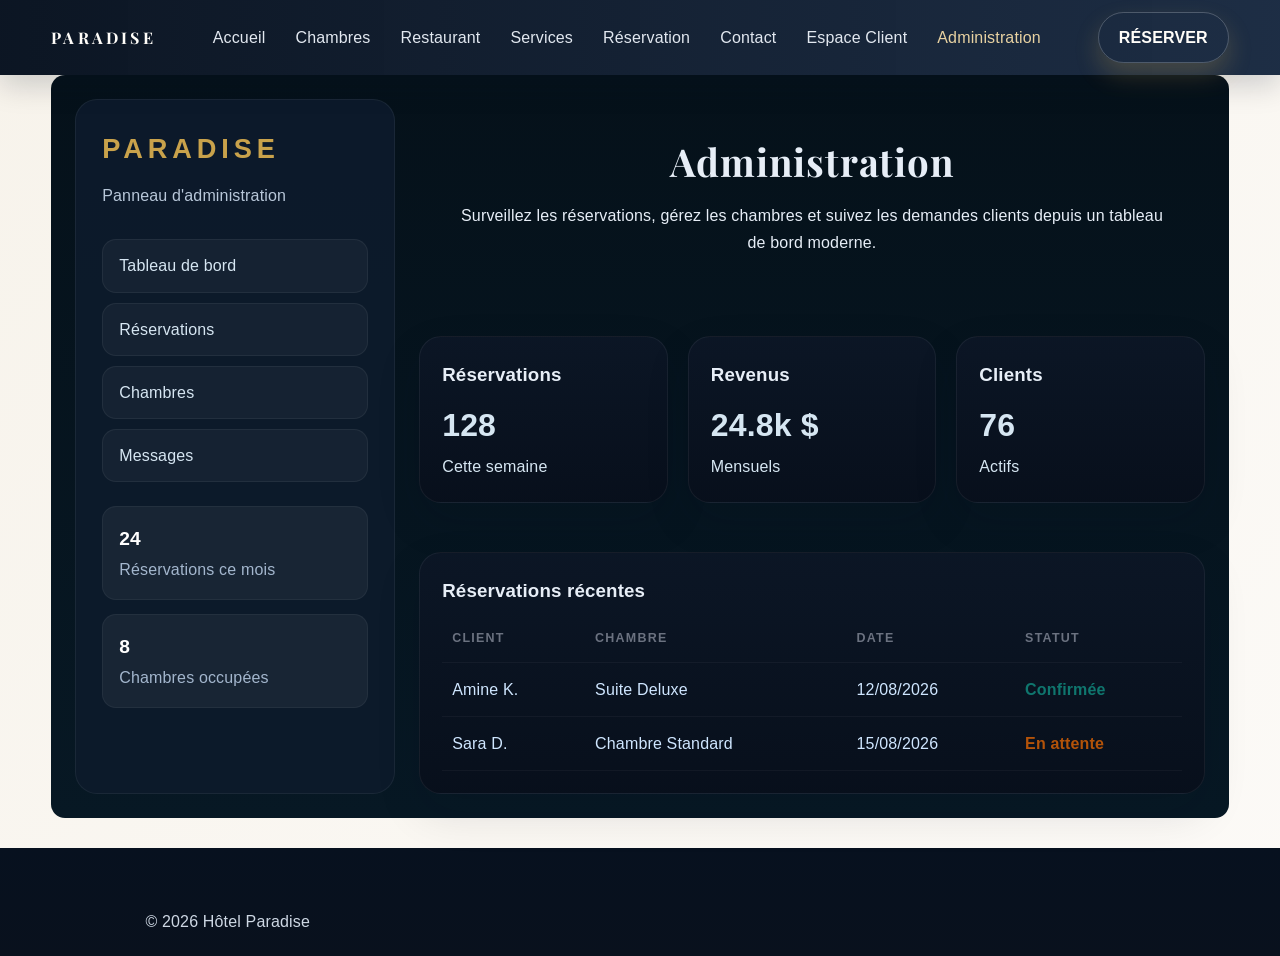
<file: admin.html>
<!doctype html>
<html lang="fr">
<head>
    <meta charset="utf-8">
    <meta name="viewport" content="width=device-width,initial-scale=1">
    <title>Hôtel Paradise – Administration</title>
    <link href="https://fonts.googleapis.com/css2?family=Playfair+Display:wght@600;700&family=Inter:wght@300;400;600&display=swap" rel="stylesheet">
    <link rel="stylesheet" href="styles.css">
    <link rel="stylesheet" href="admin.css">
  </head>
  <body class="admin-mockup">
    <header class="site-header">
      <div class="container header-inner">
        <div class="logo">PARADISE</div>
        <nav class="main-nav">
          <a href="index.html">Accueil</a>
          <a href="chambres.html">Chambres</a>
          <a href="restaurant.html">Restaurant</a>
          <a href="services.html">Services</a>
          <a href="reservation.html">Réservation</a>
          <a href="contact.html">Contact</a>
          <a href="client.html">Espace Client</a>
          <a class="active" href="admin.html">Administration</a>
        </nav>
        <a class="btn reserv" href="reservation.html">RÉSERVER</a>
      </div>
    </header>

    <main class="container">
      <section class="admin-dashboard">
        <div class="dashboard-layout">
          <aside class="admin-sidebar">
            <div class="sidebar-brand">
              <h2>PARADISE</h2>
              <p>Panneau d'administration</p>
            </div>

            <nav class="sidebar-nav">
              <a class="active" href="#">Tableau de bord</a>
              <a href="reservation.html">Réservations</a>
              <a href="rooms.html">Chambres</a>
              <a href="contact.html">Messages</a>
            </nav>

            <div class="sidebar-stats">
              <div class="stat">
                <strong>24</strong>
                <span>Réservations ce mois</span>
              </div>
              <div class="stat">
                <strong>8</strong>
                <span>Chambres occupées</span>
              </div>
            </div>
          </aside>

          <div class="admin-content">
            <div class="page-intro">
              <h1>Administration</h1>
              <p>Surveillez les réservations, gérez les chambres et suivez les demandes clients depuis un tableau de bord moderne.</p>
            </div>

            <div class="stats-grid">
              <article class="panel">
                <h3>Réservations</h3>
                <div class="large">128</div>
                <p>Cette semaine</p>
              </article>
              <article class="panel">
                <h3>Revenus</h3>
                <div class="large">24.8k $</div>
                <p>Mensuels</p>
              </article>
              <article class="panel">
                <h3>Clients</h3>
                <div class="large">76</div>
                <p>Actifs</p>
              </article>
            </div>

            <section class="panel">
              <h3>Réservations récentes</h3>
              <div class="table-responsive">
                <table>
                  <thead>
                    <tr>
                      <th>Client</th>
                      <th>Chambre</th>
                      <th>Date</th>
                      <th>Statut</th>
                    </tr>
                  </thead>
                  <tbody>
                    <tr>
                      <td>Amine K.</td>
                      <td>Suite Deluxe</td>
                      <td>12/08/2026</td>
                      <td><span class="status confirmed">Confirmée</span></td>
                    </tr>
                    <tr>
                      <td>Sara D.</td>
                      <td>Chambre Standard</td>
                      <td>15/08/2026</td>
                      <td><span class="status pending">En attente</span></td>
                    </tr>
                  </tbody>
                </table>
              </div>
            </section>
          </div>
        </div>
      </section>
    </main>

    <footer class="site-footer">
      <div class="container footer-inner">
        <div>© 2026 Hôtel Paradise</div>
      </div>
    </footer>
  </body>
</html>
</file>
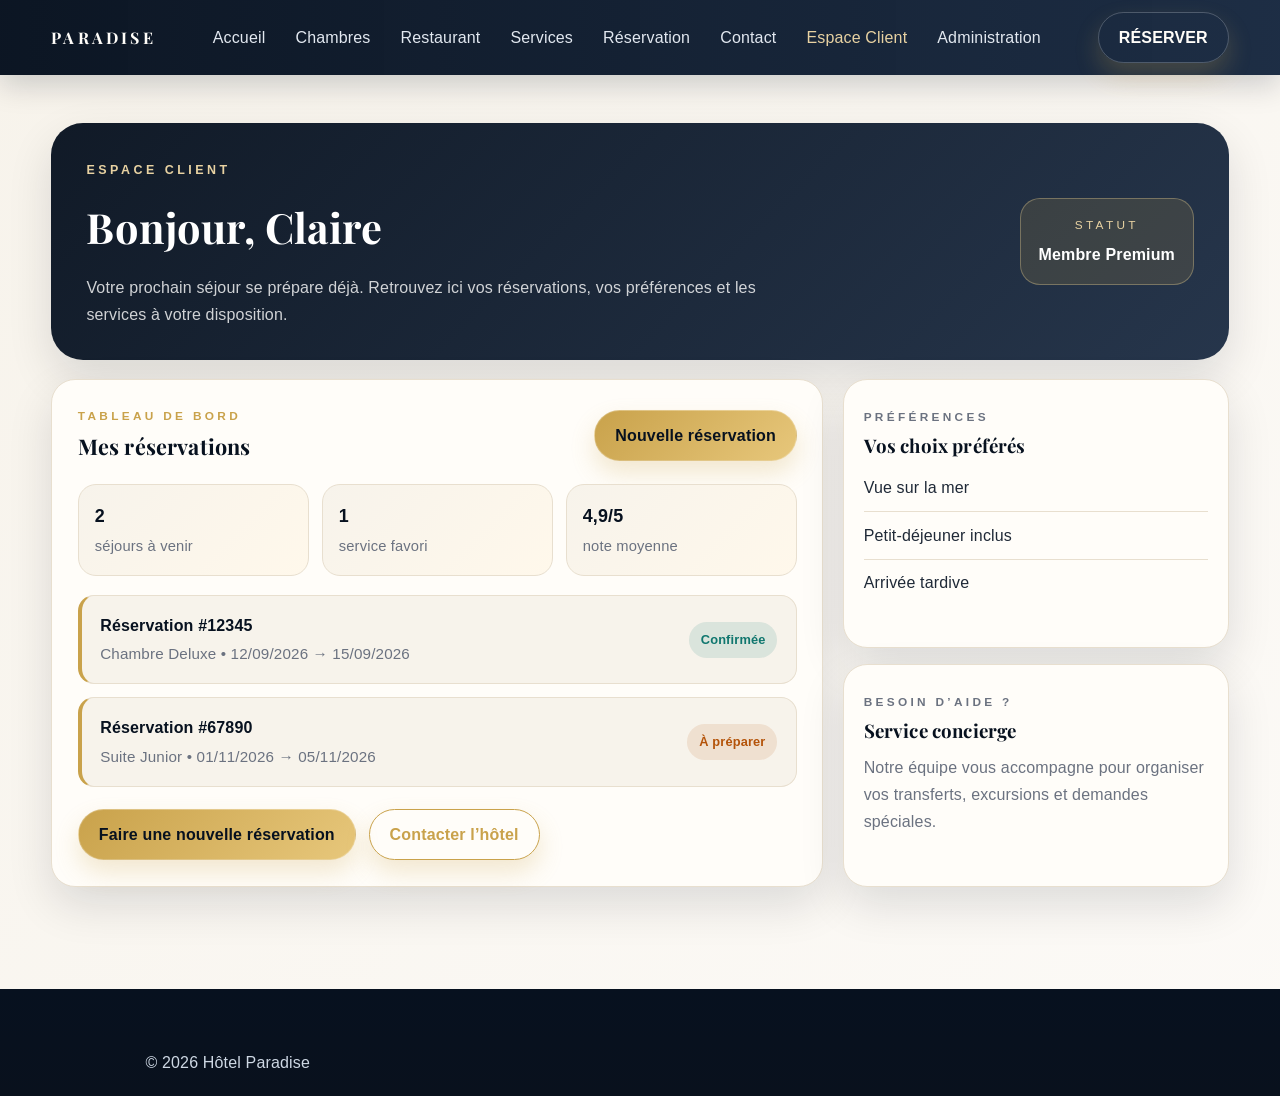
<file: client.html>
<!doctype html>
<html lang="fr">
  <head>
    <meta charset="utf-8">
    <meta name="viewport" content="width=device-width,initial-scale=1">
    <title>Hôtel Paradise – Espace Client</title>
    <link href="https://fonts.googleapis.com/css2?family=Playfair+Display:wght@600;700&family=Inter:wght@300;400;600&display=swap" rel="stylesheet">
    <link rel="stylesheet" href="styles.css">
    <link rel="stylesheet" href="client.css">
  </head>
  <body>
    <header class="site-header">
      <div class="container header-inner">
        <div class="logo">PARADISE</div>
        <nav class="main-nav">
          <a href="index.html">Accueil</a>
          <a href="chambres.html">Chambres</a>
          <a href="restaurant.html">Restaurant</a>
          <a href="services.html">Services</a>
          <a href="reservation.html">Réservation</a>
          <a href="contact.html">Contact</a>
          <a href="client.html" class="active">Espace Client</a>
          <a href="admin.html">Administration</a>
        </nav>
        <a class="btn reserv" href="reservation.html">RÉSERVER</a>
      </div>
    </header>

    <main class="container">
      <section class="client-area">
        <div class="client-shell">
          <div class="client-hero">
            <div class="client-hero__content">
              <span class="eyebrow">Espace client</span>
              <h1>Bonjour, Claire</h1>
              <p>Votre prochain séjour se prépare déjà. Retrouvez ici vos réservations, vos préférences et les services à votre disposition.</p>
            </div>
            <div class="client-badge">
              <span>Statut</span>
              <strong>Membre Premium</strong>
            </div>
          </div>

          <div class="client-grid">
            <article class="client-panel">
              <div class="panel-header">
                <div>
                  <p class="panel-kicker">Tableau de bord</p>
                  <h2>Mes réservations</h2>
                </div>
                <a class="btn" href="reservation.html">Nouvelle réservation</a>
              </div>

              <div class="client-summary">
                <div class="summary-card">
                  <strong>2</strong>
                  <span>séjours à venir</span>
                </div>
                <div class="summary-card">
                  <strong>1</strong>
                  <span>service favori</span>
                </div>
                <div class="summary-card">
                  <strong>4,9/5</strong>
                  <span>note moyenne</span>
                </div>
              </div>

              <ul class="client-list">
                <li>
                  <div>
                    <h3>Réservation #12345</h3>
                    <p>Chambre Deluxe • 12/09/2026 → 15/09/2026</p>
                  </div>
                  <span class="status-pill confirmed">Confirmée</span>
                </li>
                <li>
                  <div>
                    <h3>Réservation #67890</h3>
                    <p>Suite Junior • 01/11/2026 → 05/11/2026</p>
                  </div>
                  <span class="status-pill pending">À préparer</span>
                </li>
              </ul>

              <div class="client-actions">
                <a class="btn" href="reservation.html">Faire une nouvelle réservation</a>
                <a class="btn btn--outline" href="contact.html">Contacter l’hôtel</a>
              </div>
            </article>

            <aside class="client-sidebar">
              <div class="info-card">
                <p class="panel-kicker">Préférences</p>
                <h3>Vos choix préférés</h3>
                <ul>
                  <li>Vue sur la mer</li>
                  <li>Petit-déjeuner inclus</li>
                  <li>Arrivée tardive</li>
                </ul>
              </div>

              <div class="info-card">
                <p class="panel-kicker">Besoin d’aide ?</p>
                <h3>Service concierge</h3>
                <p>Notre équipe vous accompagne pour organiser vos transferts, excursions et demandes spéciales.</p>
              </div>
            </aside>
          </div>
        </div>
      </section>
    </main>

    <footer class="site-footer">
      <div class="container footer-inner">
        <div>© 2026 Hôtel Paradise</div>
      </div>
    </footer>
  </body>
</html>
</file>
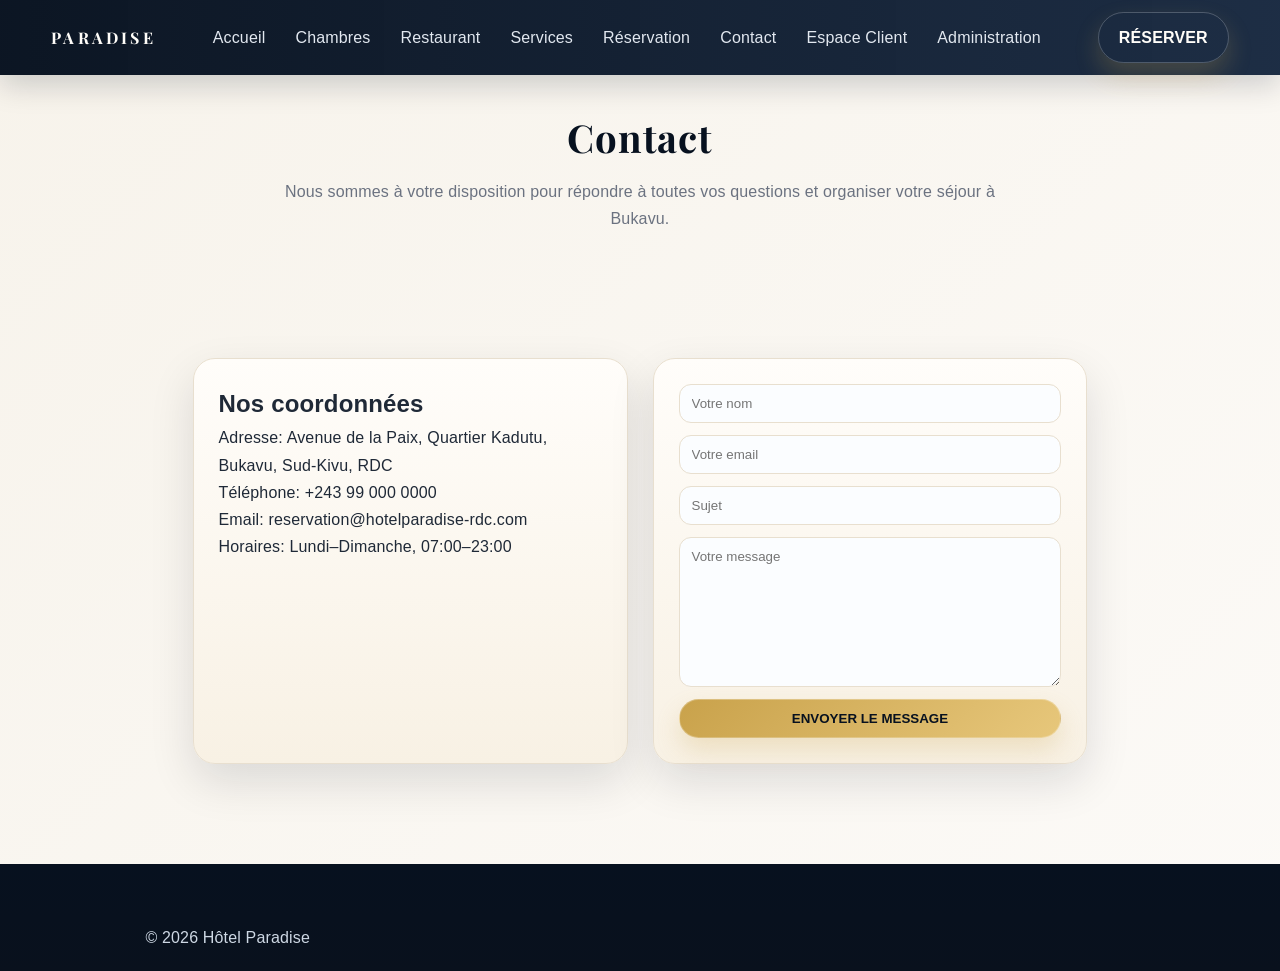
<file: contact.html>
<!doctype html>
<html lang="fr">
  <head>
    <meta charset="utf-8">
    <meta name="viewport" content="width=device-width,initial-scale=1">
    <title>Hôtel Paradise — Contact</title>
    <link href="https://fonts.googleapis.com/css2?family=Playfair+Display:wght@600;700&family=Inter:wght@300;400;600&display=swap" rel="stylesheet">
    <link rel="stylesheet" href="styles.css">
  </head>
  <body>
    <header class="site-header">
      <div class="container header-inner">
        <div class="logo">PARADISE</div>
        <nav class="main-nav">
          <a href="index.html">Accueil</a>
          <a href="chambres.html">Chambres</a>
          <a href="restaurant.html">Restaurant</a>
          <a href="services.html">Services</a>
          <a href="reservation.html">Réservation</a>
          <a href="contact.html">Contact</a>
          <a href="client.html">Espace Client</a>
          <a href="admin.html">Administration</a>
        </nav>
        <a class="btn reserv" href="reservation.html">RÉSERVER</a>
      </div>
    </header>

    <main class="container">
      <section class="page-intro">
        <h1>Contact</h1>
        <p>Nous sommes à votre disposition pour répondre à toutes vos questions et organiser votre séjour à Bukavu.</p>
      </section>

      <section class="contact container">
        <div class="contact-grid">
          <div>
            <h2>Nos coordonnées</h2>
            <p>Adresse: Avenue de la Paix, Quartier Kadutu, Bukavu, Sud-Kivu, RDC</p>
            <p>Téléphone: +243 99 000 0000</p>
            <p>Email: reservation@hotelparadise-rdc.com</p>
            <p>Horaires: Lundi–Dimanche, 07:00–23:00</p>
          </div>
          <form class="contact-form">
            <input placeholder="Votre nom">
            <input type="email" placeholder="Votre email">
            <input placeholder="Sujet">
            <textarea rows="6" placeholder="Votre message"></textarea>
            <button class="btn primary">ENVOYER LE MESSAGE</button>
          </form>
        </div>
      </section>
    </main>

    <footer class="site-footer">
      <div class="container footer-inner">
        <div>© 2026 Hôtel Paradise</div>
      </div>
    </footer>
  </body>
</html>
</file>
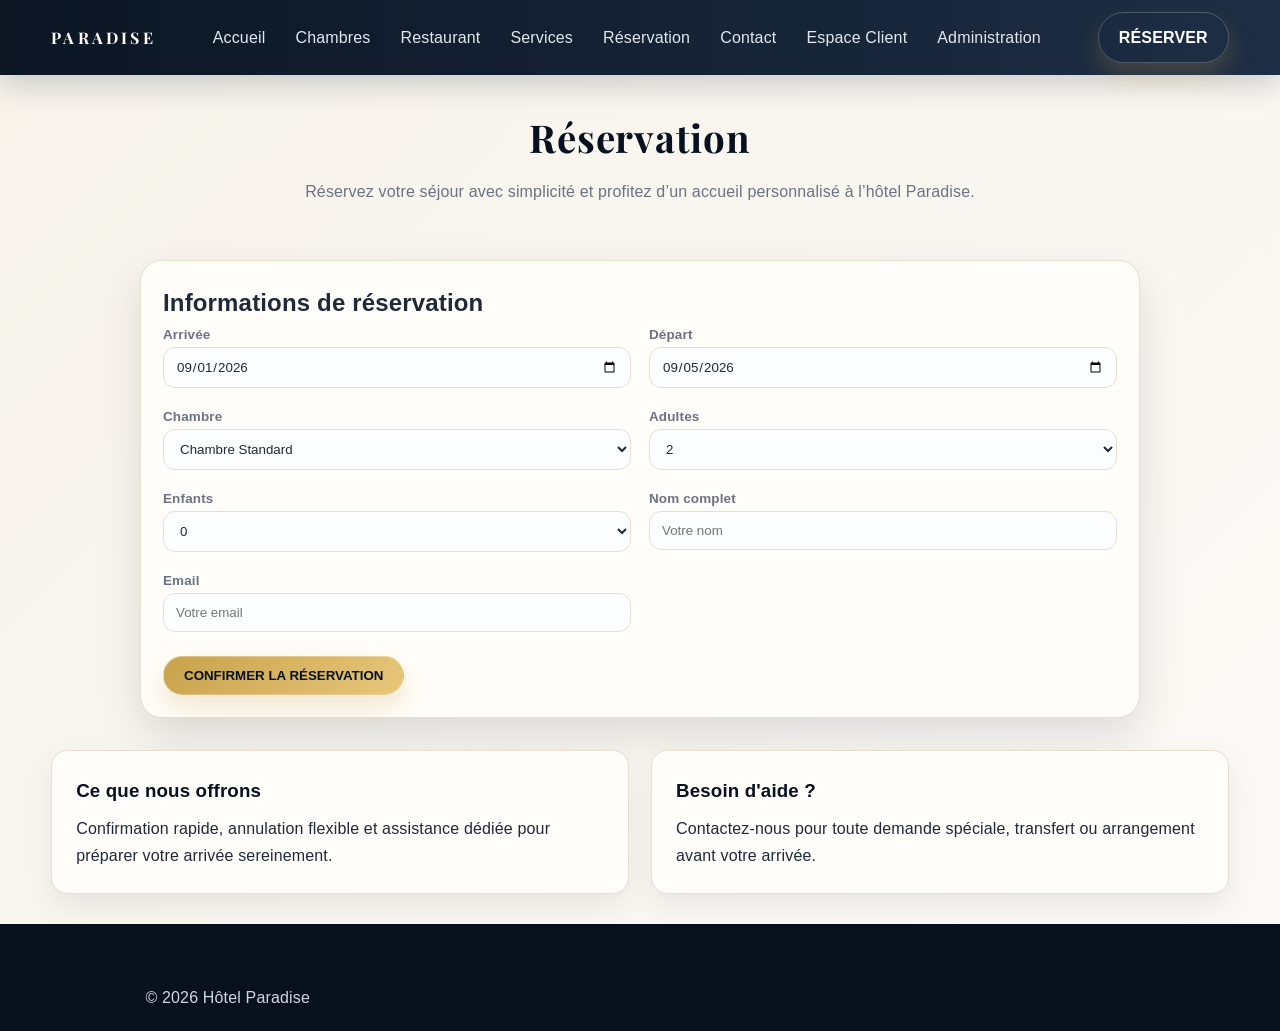
<file: reservation.html>
<!doctype html>
<html lang="fr">
  <head>
    <meta charset="utf-8">
    <meta name="viewport" content="width=device-width,initial-scale=1">
    <title>Hôtel Paradise — Réservation</title>
    <link href="https://fonts.googleapis.com/css2?family=Playfair+Display:wght@600;700&family=Inter:wght@300;400;600&display=swap" rel="stylesheet">
    <link rel="stylesheet" href="styles.css">
  </head>
  <body>
    <header class="site-header">
      <div class="container header-inner">
        <div class="logo">PARADISE</div>
        <nav class="main-nav">
          <a href="index.html">Accueil</a>
          <a href="chambres.html">Chambres</a>
          <a href="restaurant.html">Restaurant</a>
          <a href="services.html">Services</a>
          <a href="reservation.html">Réservation</a>
          <a href="contact.html">Contact</a>
          <a href="client.html">Espace Client</a>
          <a href="admin.html">Administration</a>
        </nav>
        <a class="btn reserv" href="reservation.html">RÉSERVER</a>
      </div>
    </header>

    <main class="container">
      <section class="page-intro">
        <h1>Réservation</h1>
        <p>Réservez votre séjour avec simplicité et profitez d’un accueil personnalisé à l’hôtel Paradise.</p>
      </section>

      <section class="reservation-form container">
        <h2>Informations de réservation</h2>
        <div class="form-grid">
          <label>Arrivée<input type="date" value="2026-09-01"></label>
          <label>Départ<input type="date" value="2026-09-05"></label>
          <label>Chambre<select>
            <option>Chambre Standard</option>
            <option>Chambre Deluxe</option>
            <option>Suite Junior</option>
            <option>Suite Royale</option>
          </select></label>
          <label>Adultes<select>
            <option>2</option>
            <option>1</option>
            <option>3</option>
          </select></label>
          <label>Enfants<select>
            <option>0</option>
            <option>1</option>
            <option>2</option>
          </select></label>
          <label>Nom complet<input type="text" placeholder="Votre nom"></label>
          <label>Email<input type="email" placeholder="Votre email"></label>
        </div>
        <button class="btn primary">CONFIRMER LA RÉSERVATION</button>
      </section>

      <section class="summary-grid">
        <article class="card">
          <h3>Ce que nous offrons</h3>
          <p>Confirmation rapide, annulation flexible et assistance dédiée pour préparer votre arrivée sereinement.</p>
        </article>
        <article class="card">
          <h3>Besoin d'aide ?</h3>
          <p>Contactez-nous pour toute demande spéciale, transfert ou arrangement avant votre arrivée.</p>
        </article>
      </section>
    </main>

    <footer class="site-footer">
      <div class="container footer-inner">
        <div>© 2026 Hôtel Paradise</div>
      </div>
    </footer>
  </body>
</html>
</file>
<file: styles.css>
/* =========================================================
   HOTEL PARADISE
   STYLE.CSS
   ========================================================= */

/* =========================================================
   1. VARIABLES
   ========================================================= */

:root {
    --primary: #07111f;
    --primary-soft: #14253d;

    --accent: #c9a24b;
    --accent-soft: #e8d2a2;

    --text: #1f2937;
    --muted: #6b7280;

    --surface: #f7f3eb;
    --surface-2: #fffdf9;

    --border: #e8dfcf;

    --success: #0f766e;
    --warning: #b45309;
    --danger: #b91c1c;

    --shadow: 0 18px 45px rgba(7, 17, 31, 0.12);

    --radius: 22px;
}


/* =========================================================
   2. RESET
   ========================================================= */

* {
    margin: 0;
    padding: 0;
    box-sizing: border-box;

    font-family: "Poppins", sans-serif;

    text-decoration: none;
    list-style: none;
}

html {
    scroll-behavior: smooth;
}

body {
    background: linear-gradient(135deg, #f7f3eb 0%, #fcfaf7 100%);
    color: var(--text);
    overflow-x: hidden;
    line-height: 1.7;
    letter-spacing: 0.01em;
}

img {
    display: block;
    max-width: 500%;
}

button,
input,
select,
textarea {
    font-family: inherit;
}

button {
    cursor: pointer;
}


/* =========================================================
   3. CONTAINER
   ========================================================= */

.container {
    width: min(1200px, 92%);
    margin: auto;
}


/* =========================================================
   4. HEADER
   ========================================================= */

.site-header,
header {
    position: sticky;
    top: 0;
    z-index: 1000;
    background: linear-gradient(90deg, rgba(7, 17, 31, 0.98), rgba(20, 37, 61, 0.96));
    backdrop-filter: blur(12px);
    box-shadow: 0 10px 30px rgba(7, 17, 31, 0.18);
}


/* Navigation */

.header-inner,
.navbar {
    width: min(1200px, 92%);
    margin: auto;
    min-height: 75px;
    display: flex;
    align-items: center;
    justify-content: space-between;
    gap: 25px;
}


/* Logo */

.logo {
    display: flex;
    align-items: center;
    gap: 10px;
    color: var(--surface-2);
    font-family: "Playfair Display", Georgia, serif;
    font-weight: 700;
    letter-spacing: 0.2em;
    text-transform: uppercase;
}

.logo i {
    color: var(--accent);
    font-size: 24px;
}

.logo h2 {
    font-family: "Playfair Display", Georgia, serif;
    font-size: 1.15rem;
    letter-spacing: 0.2em;
}


/* Menu */

.main-nav,
.menu {
    display: flex;
    align-items: center;
    justify-content: center;
    flex-wrap: wrap;
    gap: 10px;
}

.main-nav a,
.menu a {
    color: #e2e8f0;
    font-weight: 500;
    padding: 7px 10px;
    border-radius: 999px;
    transition: 0.3s ease;
}

.main-nav a:hover,
.main-nav a:focus-visible,
.menu a:hover,
.menu a:focus-visible {
    background: rgba(199, 154, 69, 0.16);
    color: var(--accent-soft);
}

.main-nav a.active,
.menu a.active,
.main-nav .active,
.menu .active {
    color: var(--accent-soft);
}
/* =========================================================
   5. BUTTONS
   ========================================================= */
.btn,
.hero-btn {
    display: inline-flex;
    align-items: center;
    justify-content: center;
    gap: 8px;
    border: none;
    border-radius: 999px;
    padding: 11px 20px;
    font-weight: 700;
    cursor: pointer;
    transition: 0.3s ease;
}

.btn:hover,
.hero-btn:hover {
    transform: translateY(-2px);
}

/* Bouton doré */

.btn.primary,
.btn,
.hero-btn {
    background: linear-gradient(135deg, var(--accent), #e7c77b);
    color: var(--primary);
    box-shadow: 0 12px 24px rgba(201, 162, 75, 0.24);
    border: 1px solid rgba(255,255,255,0.25);
}


/* Bouton réservation */

.btn.reserv {
    background: transparent;
    border: 1px solid rgba(255, 255, 255, 0.22);
    color: var(--surface-2);
}

.btn.reserv:hover {
    background: rgba(255, 255, 255, 0.12);
}

/* Animation et interactions */
.reveal {
    opacity: 0;
    transform: translateY(26px);
    transition: opacity 0.8s ease, transform 0.8s ease;
}

.reveal.is-visible,
.hero.is-ready,
.hero-copy.is-ready,
.reservation-box.is-ready {
    opacity: 1;
    transform: translateY(0);
}

.form-message {
    margin-top: 10px;
    min-height: 1.2em;
    font-size: 0.95rem;
    color: var(--warning);
}

.form-message.success {
    color: var(--success);
    font-weight: 600;
}

button:disabled {
    opacity: 0.75;
    cursor: wait;
}

/* Bouton contour */

.btn--outline {
    background: transparent;
    border: 1px solid var(--accent);
    color: var(--accent);
}

.btn--outline:hover {
    background: rgba(199, 154, 69, 0.12);
}


/* =========================================================
   6. HERO ACCUEIL
   ========================================================= */

.hero {
    position: relative;
    min-height: 78vh;
    display: flex;
    align-items: center;
    justify-content: center;
    text-align: center;
    background:url("photo/WhatsApp\ Image\ 2026-08-09\ at\ 23.47.46.jpeg")
        center center / cover no-repeat;
    color: var(--surface-2);
}

.hero::before {
    content: "";
    position: absolute;
    inset: 0;
    background: linear-gradient(120deg, rgba(7, 17, 31, 0.86), rgba(20, 37, 61, 0.68), rgba(7, 17, 31, 0.82));
}

.hero-overlay,
.overlay {
    position: absolute;
    inset: 0;
    background:
        radial-gradient(
            circle at top right,
            rgba(199, 154, 69, 0.18),
            transparent 35%
        );
}

.hero-content {
    position: relative;
    z-index: 2;
    max-width: 920px;
    padding: 56px 20px;
}

.hero .eyebrow {
    display: inline-block;
    margin-bottom: 12px;
    letter-spacing: 0.32em;
    text-transform: uppercase;
    font-size: 0.8rem;
    color: var(--accent-soft);
    font-weight: 600;
}

.hero h1 {
    font-family: "Playfair Display", Georgia, serif;
    font-size: clamp(2.2rem, 4vw, 3.8rem);
    line-height: 1.15;
    margin-bottom: 14px;
    letter-spacing: 0.03em;
    text-shadow: 0 4px 20px rgba(0, 0, 0, 0.25);
}

.hero h1 span {
    color: var(--accent-soft);
}

.hero .lead,
.hero-content p {
    font-size: 1.05rem;
    max-width: 700px;
    margin: 0 auto 24px;
    opacity: 0.95;
}


/* =========================================================
   7. HERO DES PAGES
   ========================================================= */

.page-hero {
    position: relative;
    min-height: 48vh;
    display: flex;
    align-items: center;
    justify-content: center;
    text-align: center;
    background:url("photo/ChatGPT\ Image\ 31\ juil.\ 2026\,\ 17_51_01.png")
        center / cover no-repeat;

    color: white;
}

.page-hero .hero-content {
    z-index: 2;
}

.page-hero h1 {
    font-family: "Playfair Display", Georgia, serif;
    font-size: clamp(2.2rem, 4vw, 3.6rem);
    margin-bottom: 12px;
}

.page-hero p {
    font-size: 1.05rem;
}


/* =========================================================
   8. TITRES DES SECTIONS
   ========================================================= */

.section-title,
.page-intro {
    text-align: center;
    padding: 30px 0;
    margin-bottom: 25px;
}

.section-title h2,
.page-intro h1,
.page-intro h2 {
    font-family: "Playfair Display", Georgia, serif;
    color: var(--primary);
    font-size: clamp(1.9rem, 3vw, 2.6rem);
    margin-bottom: 8px;
    letter-spacing: 0.02em;
}

.section-title p,
.page-intro p {
    max-width: 720px;

    margin: auto;

    color: var(--muted);
}


/* =========================================================
   9. FORMULAIRE DE RÉSERVATION
   ========================================================= */

.booking {
    padding: 45px 8%;

    background: var(--surface);
}

.booking-box,
.reservation-form {
    width: min(100%, 1000px);
    margin: auto;
    padding: 22px;
    background: var(--surface-2);
    border: 1px solid var(--border);
    border-radius: var(--radius);
    box-shadow: var(--shadow);
}

.booking-box {
    display: grid;
    grid-template-columns:
        repeat(5, minmax(140px, 1fr));

    gap: 14px;
}

.input-box {
    display: flex;
    flex-direction: column;
    gap: 6px;
}

.input-box label,
.reservation-form label {
    font-size: 0.84rem;
    font-weight: 600;
    color: var(--muted);
}

.input-box input,
.input-box select,
.reservation-form input,
.reservation-form select,
.reservation-form textarea,
.contact-form input,
.contact-form textarea,
.filter-panel input,
.filter-panel select {
    width: 100%;
    border: 1px solid var(--border);
    border-radius: 12px;
    padding: 11px 12px;
    background: #fbfdff;
    color: var(--text);
    outline: none;
}

.input-box input:focus,
.input-box select:focus,
.reservation-form input:focus,
.reservation-form select:focus,
.reservation-form textarea:focus,
.contact-form input:focus,
.contact-form textarea:focus,
.filter-panel input:focus,
.filter-panel select:focus {
    border-color: var(--accent);

    box-shadow:
        0 0 0 3px
        rgba(199, 154, 69, 0.15);
}

.booking-box button {
    align-self: end;
    min-height: 48px;
    border: none;
    border-radius: 12px;
    background: var(--accent);
    color: white;
    font-weight: 700;
    transition: 0.3s ease;
}

.booking-box button:hover {
    background: #b88935;
    transform: translateY(-2px);
}


/* =========================================================
   10. CHAMBRES
   ========================================================= */

.rooms {
    padding: 80px 8%;
    background: var(--surface);
}

.room-container,
.rooms-grid {
    display: grid;

    grid-template-columns:
        repeat(auto-fit, minmax(300px, 1fr));

    gap: 25px;
    width: min(1200px, 100%);
    margin: auto;
}

.room-panel {
    display: grid;
    grid-template-columns: 320px minmax(0, 1fr);
    gap: 22px;
    width: min(1200px, 100%);
    margin: auto;
}

.filter-panel {
    display: flex;
    flex-direction: column;
    gap: 16px;
    padding: 28px;
    background: var(--surface-2);
    border: 1px solid var(--border);
    border-radius: var(--radius);
    box-shadow: var(--shadow);
}

.filter-panel h2 {
    margin-bottom: 10px;
    color: var(--primary);
}

.filter-panel label {
    display: flex;
    flex-direction: column;
    gap: 8px;
    color: var(--muted);
    font-weight: 600;
}

.filter-panel select {
    background: #ffffff;
}

.filter-panel .btn {
    width: 100%;
}

.form-grid {
    display: grid;
    grid-template-columns: repeat(2, minmax(0, 1fr));
    gap: 18px;
    margin-bottom: 24px;
}

.summary-grid {
    display: grid;
    grid-template-columns: repeat(auto-fit, minmax(260px, 1fr));
    gap: 22px;
    width: min(1200px, 100%);
    margin: 32px auto 0;
}

.summary-grid .card {
    padding: 24px;
}


/* Carte chambre */

.room-card {
    overflow: hidden;
    background: linear-gradient(180deg, #fffdfa 0%, #f8f2e8 100%);
    border: 1px solid var(--border);
    border-radius: var(--radius);
    box-shadow: var(--shadow);
    transition: transform 0.3s ease, box-shadow 0.3s ease;
    position: relative;
}

.room-card:hover {
    transform: translateY(-8px);

    box-shadow:
        0 22px 45px
        rgba(15, 23, 42, 0.17);
}


/* Image */

.room-card img {
    width: 100%;
    height: 230px;
    object-fit: cover;
    margin: 0;
    border-radius: 0;
    transition: transform 0.5s ease;
}

.room-card:hover img {
    transform: scale(1.04);
}


/* Contenu */

.room-content {
    padding: 22px;
}

.room-content h3 {
    margin-bottom: 8px;
    color: var(--primary);
    font-family: "Playfair Display", Georgia, serif;
    font-size: 1.4rem;
}

.room-content p {
    color: var(--muted);
    margin-bottom: 10px;
}


/* Prix */

.price {
    font-size: 1.7rem;
    font-weight: 700;
    color: var(--accent) !important;
}

.price span {
    font-size: 0.85rem;
    font-weight: 400;
    color: var(--muted);
}


/* Étoiles */

.stars {
    color: var(--accent) !important;
    letter-spacing: 2px;
    margin: 10px 0;
}


/* Informations */

.room-content ul {
    margin: 18px 0;
}

.room-content ul li {
    color: var(--muted);
    margin-bottom: 9px;
    font-size: 0.92rem;
}

.room-content ul li i {
    width: 22px;
    color: var(--accent);
}


/* Boutons chambres */

.room-buttons {
    display: flex;
    gap: 10px;
    margin-top: 18px;
}

.room-buttons a {
    flex: 1;
    display: inline-flex;
    align-items: center;
    justify-content: center;
    min-height: 44px;
    padding: 9px 12px;
    border-radius: 10px;
    font-weight: 700;
    transition: 0.3s ease;
}

.room-buttons a:first-child {
    border: 1px solid var(--accent);
    color: var(--accent);
}

.room-buttons a:last-child {
    background: var(--accent);
    color: white;
}

.room-buttons a:hover {
    transform: translateY(-2px);
}


/* =========================================================
   11. FILTRE
   ========================================================= */

.room-filter {
    display: flex;
    justify-content: center;
    align-items: center;
    flex-wrap: wrap;
    gap: 10px;
    padding: 30px 8%;
    background: white;
}

.room-filter button {
    border: 1px solid var(--border);
    border-radius: 999px;
    padding: 10px 22px;
    background: white;
    color: var(--muted);
    font-weight: 600;
    transition: 0.3s ease;
}

.room-filter button:hover,
.room-filter button.active {
    background: var(--accent);
    border-color: var(--accent);
    color: white;
}


/* =========================================================
   12. SERVICES
   ========================================================= */

.services,
.equipements {
    padding: 80px 8%;
    background: white;
}

.services-grid {
    display: grid;
    grid-template-columns:
        repeat(auto-fit, minmax(220px, 1fr));

    gap: 22px;
    max-width: 1200px;
    margin: auto;
}

.service-card {
    padding: 30px 22px;
    text-align: center;
    background: linear-gradient(145deg, #fffdfa 0%, #f4ebdc 100%);
    border: 1px solid var(--border);
    border-radius: var(--radius);
    box-shadow: var(--shadow);
    transition: 0.3s ease;
    position: relative;
}

.service-card:hover {
    transform: translateY(-7px);
    background: var(--primary);
    color: white;
}

.service-card i {
    font-size: 42px;
    color: var(--accent);
    margin-bottom: 15px;
}

.service-card h3 {
    margin-bottom: 8px;
    color: var(--primary);
}

.service-card:hover h3 {
    color: white;
}

.service-card p {
    color: var(--muted);
}

.service-card:hover p {
    color: #dbe4ef;
}


/* =========================================================
   13. RESTAURANT
   ========================================================= */

.restaurant {
    padding: 80px 8%;
    background: var(--surface);
}

.restaurant-container {
    display: grid;
    grid-template-columns:
        repeat(auto-fit, minmax(250px, 1fr));

    gap: 22px;
    max-width: 1200px;
    margin: auto;
}

.restaurant-card,
.menu-item {
    background: linear-gradient(180deg, #fffdfa 0%, #f7efe1 100%);
    border: 1px solid var(--border);
    border-radius: var(--radius);
    overflow: hidden;
    box-shadow: var(--shadow);
    transition: 0.3s ease;
}

.restaurant-card:hover,
.menu-item:hover {
    transform: translateY(-6px);
}

.restaurant-card img,
.menu-item img {
    width: 100%;
    height: 190px;
    object-fit: cover;
    margin: 0;
    border-radius: 0;
}

.restaurant-card h3,
.restaurant-card p,
.restaurant-card span {
    margin-left: 18px;
    margin-right: 18px;
}

.restaurant-card h3 {
    margin-top: 18px;
    color: var(--primary);
}

.restaurant-card p {
    color: var(--muted);
    margin-top: 5px;
}

.restaurant-card span {
    display: block;
    color: var(--accent);
    font-weight: 700;
    font-size: 1.2rem;
    padding: 12px 0 20px;
}


/* =========================================================
   14. TÉMOIGNAGES
   ========================================================= */

.testimonials {
    padding: 80px 8%;
    background: white;
}

.testimonial-container {
    display: grid;
    grid-template-columns:
        repeat(auto-fit, minmax(250px, 1fr));

    gap: 22px;
    max-width: 1100px;
    margin: auto;
}

.testimonial {
    padding: 25px;
    text-align: center;
    background: var(--surface);
    border: 1px solid var(--border);
    border-radius: var(--radius);
    box-shadow: var(--shadow);
}

.testimonial img {
    width: 75px;
    height: 75px;
    object-fit: cover;
    border-radius: 50%;
    margin: 0 auto 15px;
}

.testimonial h3 {
    color: var(--primary);
}

.testimonial p {
    color: var(--muted);
}

.testimonial p:first-of-type {
    color: var(--accent);
}


/* =========================================================
   15. FAQ
   ========================================================= */

.faq {
    padding: 80px 8%;
    background: var(--surface);
}

.faq-box {
    width: min(900px, 100%);
    margin: auto;
}

.faq-item {
    background: white;
    border: 1px solid var(--border);
    border-radius: 15px;
    padding: 20px;
    margin-bottom: 14px;
    box-shadow:
        0 8px 20px
        rgba(15, 23, 42, 0.07);
}

.faq-item h3 {
    color: var(--primary);
    margin-bottom: 7px;
}

.faq-item p {
    color: var(--muted);
}


/* =========================================================
   16. CONTACT
   ========================================================= */

.contact {
    padding: 70px 8%;
}

.contact-grid {
    display: grid;
    grid-template-columns:
        1fr 1fr;
    gap: 25px;
    max-width: 1100px;
    margin: auto;
}

.contact-form,
.contact-grid > div {
    padding: 25px;
    background: linear-gradient(180deg, #fffdfa 0%, #f8f1e4 100%);
    border: 1px solid var(--border);
    border-radius: var(--radius);
    box-shadow: var(--shadow);
    backdrop-filter: blur(6px);
}

.contact-form {
    display: flex;
    flex-direction: column;
    gap: 12px;
}

.contact-form textarea {
    min-height: 150px;
    resize: vertical;
}


/* =========================================================
   17. ADMINISTRATION / DASHBOARD
   ========================================================= */

.dashboard {
    padding: 50px 0;
}

.stats-grid {
    display: grid;
    grid-template-columns:
        repeat(auto-fit, minmax(200px, 1fr));
    gap: 20px;
    margin-bottom: 25px;
}

.panel,
.card {
    background: white;
    border: 1px solid var(--border);
    border-radius: var(--radius);
    box-shadow: var(--shadow);
    padding: 22px;
}

.panel h3,
.card h3 {
    color: var(--primary);
    margin-bottom: 8px;
}

.panel .large {
    font-size: 2rem;
    font-weight: 700;
    color: white var(--primary);
}

.table-responsive {
    overflow-x: auto;
}

table {
    width: 100%;
    border-collapse: collapse;
    min-width: 600px;
}

th,
td {
    padding: 13px 10px;
    border-bottom: 1px solid var(--border);
    text-align: left;
}

th {
    color: var(--muted);
    font-size: 0.78rem;
    text-transform: uppercase;
    letter-spacing: 0.1em;
}

.status.confirmed {
    color: var(--success);
    font-weight: 700;
}

.status.pending {
    color: var(--warning);
    font-weight: 700;
}

.status.cancelled {
    color: var(--danger);
    font-weight: 700;
}


/* =========================================================
   18. FOOTER
   ========================================================= */

.site-footer,
footer {
    background:
        linear-gradient(
            180deg,
            var(--primary),
            #09111d
        );

    color: #ced8e4;
    padding: 60px 8% 20px;
    margin-top: 30px;
}

.footer-container {
    width: min(1200px, 100%);
    margin: auto;
    display: grid;
    grid-template-columns:
        repeat(auto-fit, minmax(220px, 1fr));

    gap: 35px;
}

.footer-box h2,
.footer-box h3 {
    color: var(--accent-soft);
    margin-bottom: 15px;
}

.footer-box p {
    color: #cbd5e1;

    margin-bottom: 8px;
}

.footer-box ul li {
    margin-bottom: 8px;
}

.footer-box ul li a {
    color: #cbd5e1;

    transition: 0.3s ease;
}

.footer-box ul li a:hover {
    color: var(--accent-soft);
}

.footer-box > a {
    display: inline-flex;
    align-items: center;
    justify-content: center;
    width: 38px;
    height: 38px;
    margin-right: 6px;
    border-radius: 50%;
    background: rgba(255,255,255,0.08);
    color: white;
    transition: 0.3s ease;
}

.footer-box > a:hover {
    background: var(--accent);
    color: var(--primary);
}

.copyright {
    text-align: center;
    border-top: 1px solid rgba(255,255,255,0.1);
    margin-top: 40px;
    padding-top: 18px;
    color: #94a3b8;
    font-size: 0.9rem;
}


/* =========================================================
   19. CLASSES UTILITAIRES
   ========================================================= */

.grid-2 {
    display: grid;
    grid-template-columns:
        repeat(2, minmax(0, 1fr));

    gap: 20px;
}

.grid-3 {
    display: grid;
    grid-template-columns:
        repeat(3, minmax(0, 1fr));

    gap: 20px;
}

.badge {
    display: inline-block;
    padding: 6px 10px;
    border-radius: 999px;
    font-size: 0.8rem;
    font-weight: 700;
    background: #eef2f7;
    color: var(--primary);
}

.badge--gold {
    background: rgba(199,154,69,0.18);
    color: var(--accent);
}

.pill-list {
    display: flex;
    flex-wrap: wrap;
    gap: 10px;
}

.pill-list li {
    padding: 7px 12px;
    border-radius: 999px;
    background: #f3f5f8;
    color: var(--muted);
}

.text-accent {
    color: var(--accent);
}

.shadow-soft {
    box-shadow:
        0 10px 30px
        rgba(15,23,42,0.08);
}

.hover-lift {
    transition:
        transform 0.2s ease,
        box-shadow 0.2s ease;
}

.hover-lift:hover {
    transform: translateY(-4px);
    box-shadow:
        0 16px 35px
        rgba(15,23,42,0.14);
}


/* =========================================================
   20. RESPONSIVE TABLETTE
   ========================================================= */

@media (max-width: 992px) {

    .navbar,
    .header-inner {
        flex-wrap: wrap;
        justify-content: center;
        padding: 15px 0;
    }

    .menu,
    .main-nav {
        justify-content: center;
    }

    .booking-box {
        grid-template-columns:
            repeat(2, 1fr);
    }

    .contact-grid {
        grid-template-columns: 1fr;
    }

    .grid-2,
    .grid-3 {
        grid-template-columns: 1fr;
    }
}


/* =========================================================
   21. RESPONSIVE MOBILE
   ========================================================= */

@media (max-width: 768px) {

    .navbar,
    .header-inner {
        flex-direction: column;
        gap: 12px;
        padding: 14px 0;
    }

    .menu,
    .main-nav {
        gap: 4px;
    }

    .menu a,
    .main-nav a {
        font-size: 0.85rem;
        padding: 5px 7px;
    }

    .hero {
        min-height: 85vh;
    }

    .hero-content {
        padding: 40px 15px;
    }

    .hero h1 {
        font-size: 2.2rem;
    }

    .page-hero {
        min-height: 42vh;
    }

    .page-hero h1 {
        font-size: 2.3rem;
    }

    .booking {
        padding: 30px 5%;
    }

    .booking-box {
        grid-template-columns: 1fr;
        padding: 18px;
    }

    .rooms,
    .services,
    .equipements,
    .restaurant,
    .testimonials,
    .faq,
    .contact {
        padding: 55px 5%;
    }

    .room-container,
    .rooms-grid,
    .services-grid,
    .restaurant-container,
    .testimonial-container {
        grid-template-columns: 1fr;
    }

    .room-buttons {
        flex-direction: column;
    }

    .room-filter {
        padding: 25px 5%;
    }

    .room-filter button {
        flex: 1 1 120px;
    }

    .footer-container {
        grid-template-columns: 1fr;
        text-align: center;
    }

    .footer-box > a {
        margin: 4px;
    }
}


/* =========================================================
   22. PETIT MOBILE
   ========================================================= */

@media (max-width: 480px) {

    .logo h2 {
        font-size: 1rem;
    }

    .logo i {
        font-size: 20px;
    }

    .menu {
        gap: 2px;
    }

    .menu a {
        font-size: 0.75rem;
    }

    .btn {
        padding: 9px 15px;

        font-size: 0.85rem;
    }

    .hero h1 {
        font-size: 1.9rem;
    }

    .hero-content p {
        font-size: 0.9rem;
    }

    .section-title h2 {
        font-size: 1.8rem;
    }

    .room-card img {
        height: 210px;
    }

    .room-content {
        padding: 18px;
    }

    .price {
        font-size: 1.5rem;
    }
}

/* =========================================================
   23. MOCKUP OVERRIDES (Hero panel, cards, menu, dashboard)
   ========================================================= */

/* Hero centered white panel like mockup */
.hero .content-panel {
    margin: 0 auto;
    border-radius: 18px;
    padding: 28px;
    box-shadow: 0 22px 40px hsla(220, 10%, 94%, 0.906);
    position: relative;
    z-index: 4;
}

.hero .content-panel .hero-inner{
    display: grid;
    grid-template-columns: 1fr 420px;
    gap: 28px;
    align-items: center;
}

.hero .content-panel h1{color:#d8f34237, 233, 233(55, 255, 255) var(--primary);margin:0 0 6px}
.hero .content-panel p{color:yellow var(--muted);margin:0 0 12px}

/* Reservation box (right column) */
.hero .reservation-box{
    background: var(--surface-2);
    border-radius: 14px;
    padding: 16px;
    border: 1px solid var(--border);
}

.hero .reservation-box .row{gap:8px}
.hero .reservation-box .btn{width:100%;padding:12px 14px}

/* Card style like mockup */
.card{
    background: var(--surface-2);
    border-radius: 16px;
    overflow: hidden;
    padding: 0;
    box-shadow: 0 12px 30px rgba(7,17,31,0.08);
}
.card img{height: 210px;object-fit:cover}
.card .card-body{padding:16px}
.card .card-title{font-family:"Playfair Display", Georgia, serif;font-size:1.05rem;margin:0 0 8px}
.card .card-meta{display:flex;justify-content:space-between;align-items:center;gap:8px}
.card .details-btn{background:transparent;border:1px solid var(--border);padding:6px 10px;border-radius:8px;font-weight:700}
.card .price{font-weight:800;color:var(--accent)}

/* Generic cards grid */
.cards {
    display: grid;
    grid-template-columns: repeat(auto-fit, minmax(240px, 1fr));
    gap: 22px;
    width: min(1200px, 100%);
    margin: 0 auto;
}

.hero-copy {
    text-align: left;
}

.hero .reservation-box .row {
    display: grid;
    grid-template-columns: repeat(2, minmax(0, 1fr));
    gap: 14px;
}

.hero .reservation-box .row:last-child {
    grid-template-columns: 1fr;
}

.hero .reservation-box label {
    display: flex;
    flex-direction: column;
    gap: 10px;
    font-size: 0.92rem;
    color: var(--muted);
}

.hero .reservation-box input,
.hero .reservation-box select {
    background: #ffffff;
}

.rooms-grid{grid-template-columns:repeat(2,minmax(260px,1fr));gap:22px}

/* Restaurant menu layout */
.menu-list{display:grid;gap:12px}
.menu-item{display:flex;gap:14px;align-items:flex-start;padding:12px;border-radius:12px;background:var(--surface-2);border:1px solid var(--border)}
.menu-item img{width:96px;height:72px;object-fit:cover;border-radius:8px}
.menu-item .menu-copy{flex:1}
.menu-item .menu-title{display:flex;justify-content:space-between;align-items:center;gap:12px}
.menu-item .menu-title h4{margin:0;font-weight:700;color:var(--primary)}
.menu-item .menu-price{color:var(--accent);font-weight:800}

/* Dashboard dark theme (admin mockup) */
.admin-dashboard{
    background: linear-gradient(180deg,#05111a,#071824);
    color:#c9d6e3;
    padding:24px;
    border-radius:14px;
}
.admin-dashboard .dashboard-layout{
    display:grid;
    grid-template-columns: 320px minmax(0,1fr);
    gap: 24px;
}
.admin-dashboard .admin-sidebar{
    background: rgba(13,27,44,0.95);
    border: 1px solid rgba(255,255,255,0.06);
    border-radius: 22px;
    padding: 26px;
}
.admin-dashboard .sidebar-brand h2,
.admin-dashboard .sidebar-brand p{
    margin: 0;
}
.admin-dashboard .sidebar-brand h2{
    font-size: 1.7rem;
    letter-spacing: 0.18em;
    color: var(--accent);
}
.admin-dashboard .sidebar-brand p{
    margin-top: 10px;
    color: #b8c7d9;
}
.admin-dashboard .sidebar-nav{
    margin: 30px 0 18px;
    display: grid;
    gap: 10px;
}
.admin-dashboard .sidebar-nav a{
    display: block;
    padding: 12px 16px;
    border-radius: 14px;
    color: #d6e6f2;
    background: rgba(255,255,255,0.04);
    border: 1px solid rgba(255,255,255,0.06);
}
.admin-dashboard .sidebar-nav a:hover{
    background: rgba(201,162,75,0.16);
    color: var(--accent);
}
.admin-dashboard .sidebar-stats{
    margin-top: 24px;
    display: grid;
    gap: 14px;
}
.admin-dashboard .sidebar-stats .stat{
    background: rgba(255,255,255,0.05);
    border: 1px solid #ffffff0d;
    padding: 16px;
    border-radius: 14px;
}
.admin-dashboard .sidebar-stats .stat strong{
    display: block;
    font-size: 1.2rem;
    color: #ffffff;
}
.admin-dashboard .sidebar-stats .stat span{
    color: #a3b6cd;
}
.admin-dashboard .admin-content{
    display: grid;
    gap: 24px;
}
.admin-dashboard .panel,
.admin-dashboard .card{
    background: linear-gradient(180deg, #0c1626f2, #080f1cf2);
    border-color: #ffffff0f;
    color: #d6e6f2;
}
.admin-dashboard .panel h3,
.admin-dashboard .card h3,
.admin-dashboard .page-intro h1,
.admin-dashboard .page-intro p{
    color: #e7eef7;
}
.admin-dashboard .table-responsive{
    background: transparent;
}
.admin-dashboard table{
    color: #cfe6ff;
}
.admin-dashboard th,
.admin-dashboard td{
    border-bottom: 1px solid rgba(255,255,255,0.04);
}
.admin-dashboard .badge--gold{
    background:rgba(201,162,75,0.12);
    color:var(--accent);
}

/* Restaurant detailed menu layout */
.restaurant-main{
    display:grid;
    grid-template-columns: minmax(280px, 1fr) minmax(360px, 2fr);
    gap: 28px;
    width: min(1200px, 100%);
    margin: auto;
}
.restaurant-panel{
    background: var(--surface-2);
    border: 1px solid var(--border);
    border-radius: 22px;
    padding: 28px;
    box-shadow: var(--shadow);
}
.restaurant-panel h2{
    margin-bottom: 14px;
    color: var(--primary);
}
.restaurant-panel p{
    margin-bottom: 24px;
    color: var(--muted);
}
.restaurant-panel .menu-info{
    display:grid;
    gap: 14px;
}
.menu-list{
    display:grid;
    gap: 18px;
}
.menu-item{
    display:flex;
    gap: 18px;
    align-items:flex-start;
    padding: 20px;
    border-radius: 18px;
    background: var(--surface-2);
    border: 1px solid var(--border);
    box-shadow: 0 12px 28px rgba(7,17,31,0.08);
}
.menu-item img{
    width: 130px;
    height: 110px;
    object-fit:cover;
    border-radius: 16px;
    flex-shrink: 0;
}
.menu-item .menu-copy{
    flex: 1;
    display:grid;
    gap: 10px;
}
.menu-item .menu-title{
    display:flex;
    justify-content:space-between;
    align-items:center;
    gap: 14px;
}
.menu-item .menu-title h4{
    margin:0;
    font-weight:700;
    color:var(--primary);
    font-size: 1.05rem;
}
.menu-item .menu-title .menu-price{
    color:var(--accent);
    font-weight:800;
    white-space: nowrap;
}
.menu-item p{
    margin: 0;
    color: var(--muted);
    line-height: 1.6;
}

@media (max-width: 880px){
    .hero .content-panel .hero-inner{
        grid-template-columns:1fr;
    }
    .rooms-grid{
        grid-template-columns:1fr;
    }
    .restaurant-main{
        grid-template-columns:1fr;
    }
    .admin-dashboard .dashboard-layout{
        grid-template-columns:1fr;
    }
    .room-panel {
        grid-template-columns: 1fr;
    }
    .filter-panel,
    .restaurant-panel,
    .hero .reservation-box {
        padding: 20px;
    }
}
</file>
<file: admin.css>
/* Styles spécifiques pour la page d'administration */
.admin-panel {
  padding: 3rem 0 4rem;
}

.admin-grid {
  display: grid;
  grid-template-columns: minmax(280px, 360px) 1fr;
  gap: 2rem;
  align-items: start;
}

.admin-card {
  background: linear-gradient(135deg, var(--surface-2) 0%, #fffefb 100%);
  border: 1px solid var(--border);
  border-radius: 24px;
  box-shadow: var(--shadow);
  padding: 2rem;
}

.admin-card h2 {
  font-family: "Playfair Display", Georgia, serif;
  color: var(--primary);
  margin-bottom: 1rem;
}

.admin-login form {
  display: grid;
  gap: 1rem;
}

.admin-login label {
  display: grid;
  gap: 0.4rem;
  font-weight: 600;
  color: var(--text);
}

.admin-login input {
  width: 100%;
  padding: 0.8rem 0.95rem;
  border: 1px solid var(--border);
  border-radius: 14px;
  background: var(--surface);
  color: var(--text);
}

.admin-login input:focus {
  outline: none;
  border-color: var(--accent);
  box-shadow: 0 0 0 3px rgba(201, 162, 75, 0.16);
}

.admin-login .btn {
  width: 100%;
  margin-top: 0.3rem;
}

.admin-actions ul {
  display: grid;
  gap: 0.9rem;
  padding: 0;
  margin: 0;
}

.admin-actions li {
  border: 1px solid var(--border);
  border-radius: 16px;
  background: var(--surface);
  overflow: hidden;
}

.admin-actions a {
  display: block;
  padding: 1rem 1.1rem;
  color: var(--primary);
  font-weight: 600;
  transition: background 0.2s ease, color 0.2s ease;
}

.admin-actions a:hover {
  background: rgba(201, 162, 75, 0.12);
  color: var(--accent);
}

@media (max-width: 900px) {
  .admin-grid {
    grid-template-columns: 1fr;
  }
}

@media (max-width: 768px) {
  .admin-card {
    padding: 1.4rem;
  }
}
</file>
<file: client.css>
/* Styles spécifiques pour l'espace client */
.client-area {
  padding: 3rem 0 4.5rem;
}

.client-shell {
  display: grid;
  gap: 1.2rem;
}

.client-hero {
  background: linear-gradient(135deg, rgba(7, 17, 31, 0.96) 0%, rgba(20, 37, 61, 0.92) 100%);
  color: #ffffff;
  border-radius: 32px;
  padding: 2rem 2.2rem;
  display: flex;
  align-items: center;
  justify-content: space-between;
  gap: 1.5rem;
  box-shadow: var(--shadow);
}

.client-hero__content h1 {
  font-family: "Playfair Display", Georgia, serif;
  font-size: clamp(1.8rem, 3.4vw, 2.6rem);
  margin-top: 0.3rem;
}

.client-hero__content p {
  max-width: 680px;
  color: rgba(255, 255, 255, 0.8);
  margin-top: 0.7rem;
}

.client-hero .eyebrow {
  display: inline-block;
  margin-bottom: 0.35rem;
  font-size: 0.78rem;
  font-weight: 700;
  letter-spacing: 0.28em;
  text-transform: uppercase;
  color: var(--accent-soft);
}

.client-badge {
  min-width: 170px;
  text-align: center;
  padding: 1rem 1.1rem;
  border-radius: 20px;
  background: rgba(201, 162, 75, 0.16);
  border: 1px solid rgba(233, 209, 149, 0.35);
}

.client-badge span {
  display: block;
  font-size: 0.74rem;
  letter-spacing: 0.28em;
  text-transform: uppercase;
  color: var(--accent-soft);
  margin-bottom: 0.35rem;
}

.client-badge strong {
  font-size: 1rem;
  color: #ffffff;
}

.client-grid {
  display: grid;
  grid-template-columns: 2fr 1fr;
  gap: 1.2rem;
}

.client-panel,
.info-card {
  background: var(--surface-2);
  border: 1px solid var(--border);
  border-radius: 24px;
  box-shadow: var(--shadow);
}

.client-panel {
  padding: 1.6rem;
  display: grid;
  gap: 1.2rem;
}

.panel-header {
  display: flex;
  align-items: center;
  justify-content: space-between;
  gap: 1rem;
}

.panel-kicker {
  font-size: 0.74rem;
  font-weight: 700;
  letter-spacing: 0.28em;
  text-transform: uppercase;
  color: var(--accent);
  margin-bottom: 0.15rem;
}

.client-panel h2,
.info-card h3 {
  font-family: "Playfair Display", Georgia, serif;
  color: var(--primary);
}

.client-panel h2 {
  font-size: 1.35rem;
}

.client-summary {
  display: grid;
  grid-template-columns: repeat(3, minmax(0, 1fr));
  gap: 0.8rem;
}

.summary-card {
  padding: 1rem;
  border-radius: 18px;
  border: 1px solid var(--border);
  background: linear-gradient(135deg, var(--surface) 0%, #fff8eb 100%);
}

.summary-card strong {
  display: block;
  font-size: 1.12rem;
  color: var(--primary);
}

.summary-card span {
  color: var(--muted);
  font-size: 0.92rem;
}

.client-list {
  display: grid;
  gap: 0.8rem;
  margin: 0;
  padding: 0;
}

.client-list li {
  display: flex;
  align-items: center;
  justify-content: space-between;
  gap: 1rem;
  padding: 1rem 1.15rem;
  border: 1px solid var(--border);
  border-left: 4px solid var(--accent);
  border-radius: 16px;
  background: var(--surface);
  color: var(--text);
  transition: transform 0.25s ease, box-shadow 0.25s ease;
}

.client-list li:hover {
  transform: translateY(-2px);
  box-shadow: 0 10px 25px rgba(7, 17, 31, 0.08);
}

.client-list h3 {
  font-size: 1rem;
  color: var(--primary);
  margin-bottom: 0.15rem;
}

.client-list p {
  color: var(--muted);
  font-size: 0.95rem;
}

.status-pill {
  padding: 0.45rem 0.75rem;
  border-radius: 999px;
  font-size: 0.8rem;
  font-weight: 700;
  white-space: nowrap;
}

.status-pill.confirmed {
  background: rgba(15, 118, 110, 0.12);
  color: var(--success);
}

.status-pill.pending {
  background: rgba(180, 83, 9, 0.12);
  color: var(--warning);
}

.client-actions {
  display: flex;
  flex-wrap: wrap;
  gap: 0.8rem;
  margin-top: 0.2rem;
}

.client-actions .btn {
  margin-top: 0;
}

.client-sidebar {
  display: grid;
  gap: 1rem;
}

.info-card {
  padding: 1.25rem;
}

.info-card ul {
  display: grid;
  gap: 0.6rem;
  margin-top: 0.8rem;
}

.info-card li {
  border-bottom: 1px solid var(--border);
  padding-bottom: 0.6rem;
  color: var(--text);
}

.info-card li:last-child {
  border-bottom: 0;
  padding-bottom: 0;
}

.info-card p {
  color: var(--muted);
  margin-top: 0.45rem;
}

@media (max-width: 900px) {
  .client-grid {
    grid-template-columns: 1fr;
  }

  .client-summary {
    grid-template-columns: 1fr;
  }
}

@media (max-width: 768px) {
  .client-area {
    padding: 2rem 0 3rem;
  }

  .client-hero {
    flex-direction: column;
    align-items: flex-start;
  }

  .panel-header {
    flex-direction: column;
    align-items: flex-start;
  }

  .client-list li {
    flex-direction: column;
    align-items: flex-start;
  }

  .client-actions {
    flex-direction: column;
    align-items: stretch;
  }

  .client-actions .btn {
    justify-content: center;
  }
}
</file>
